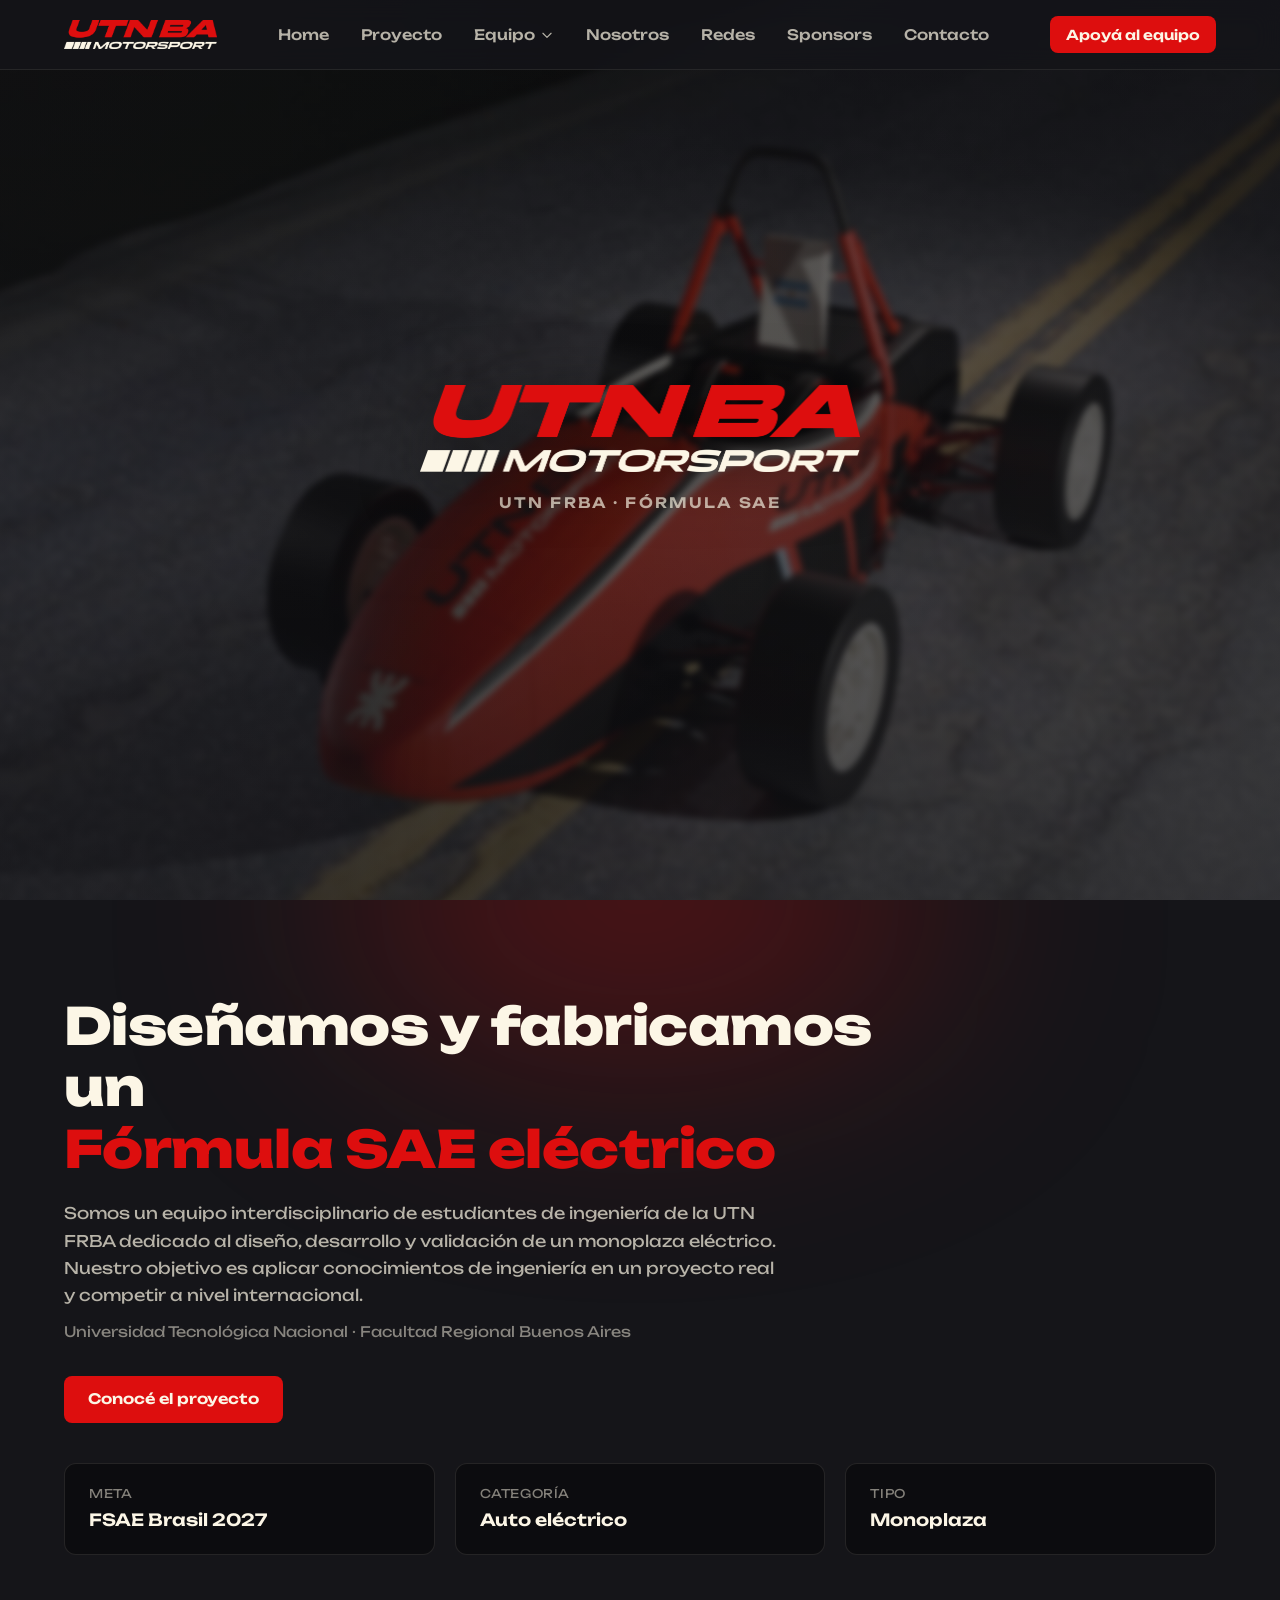
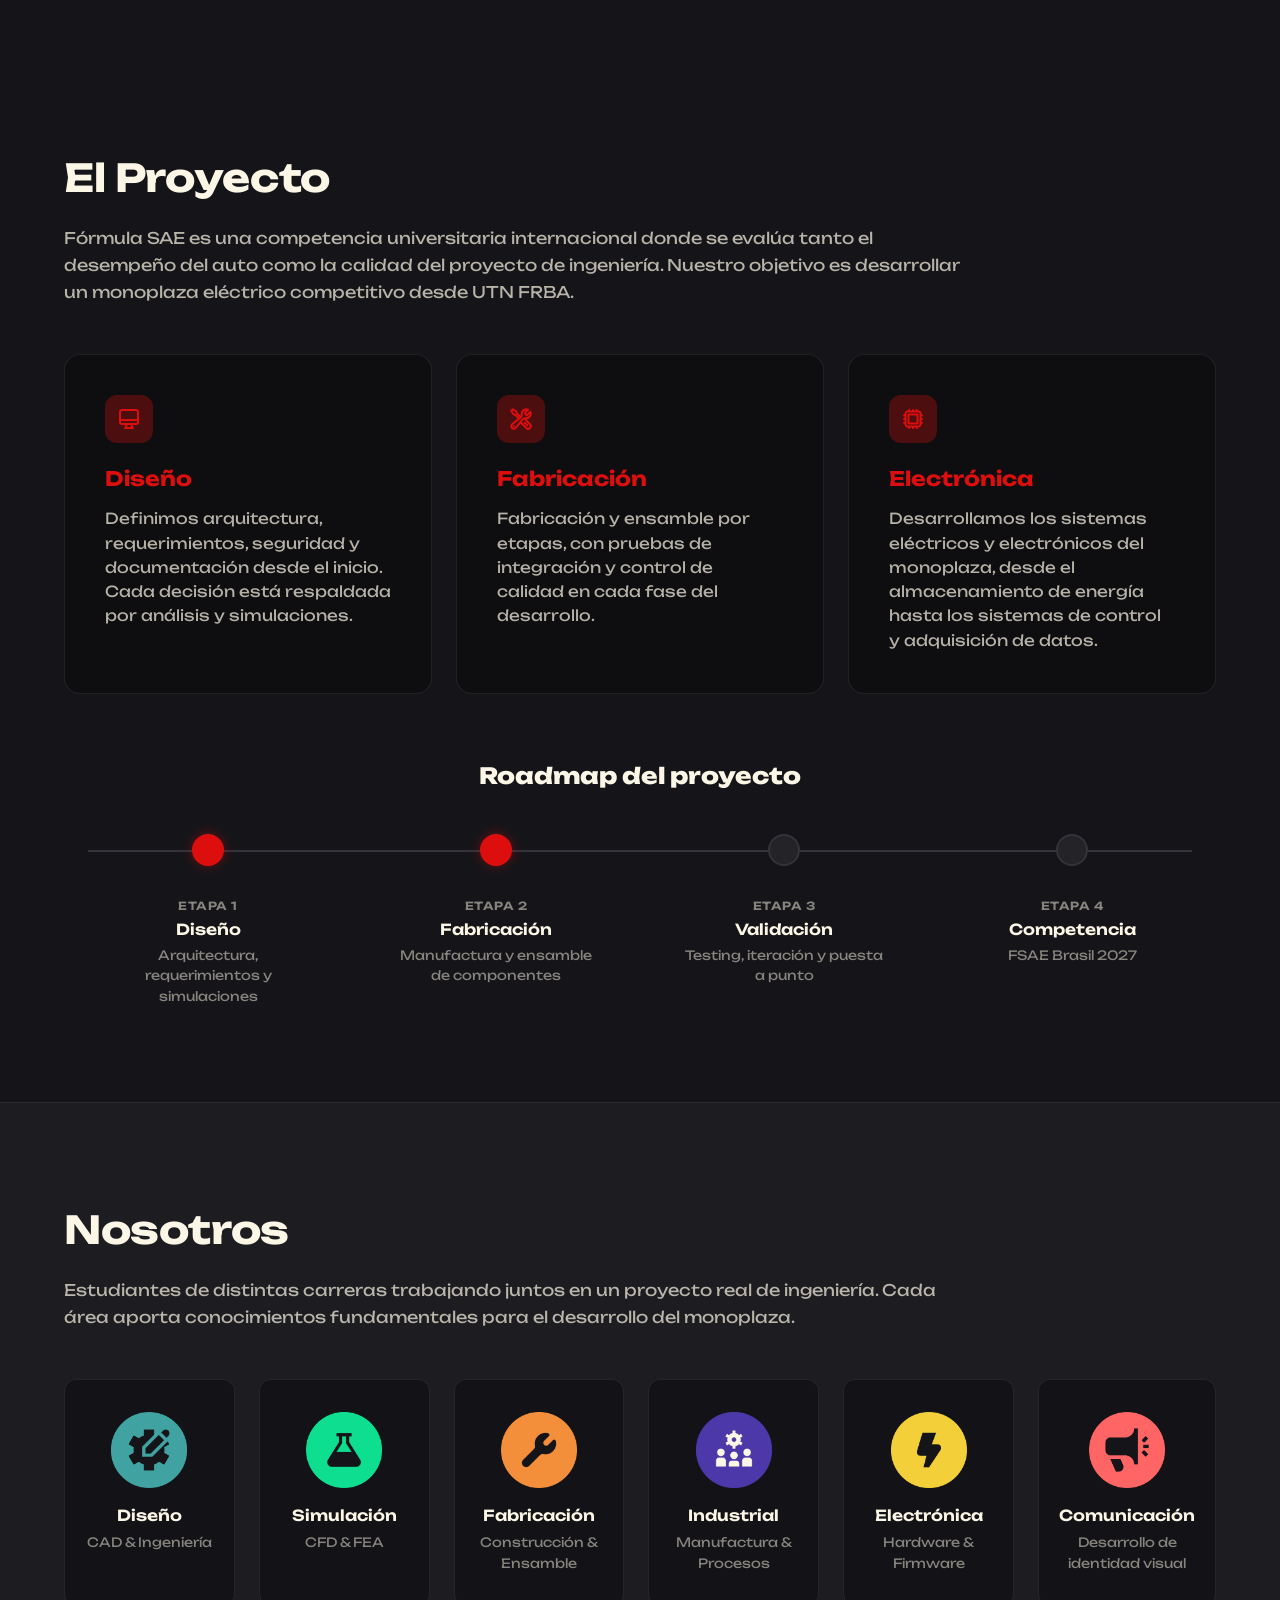
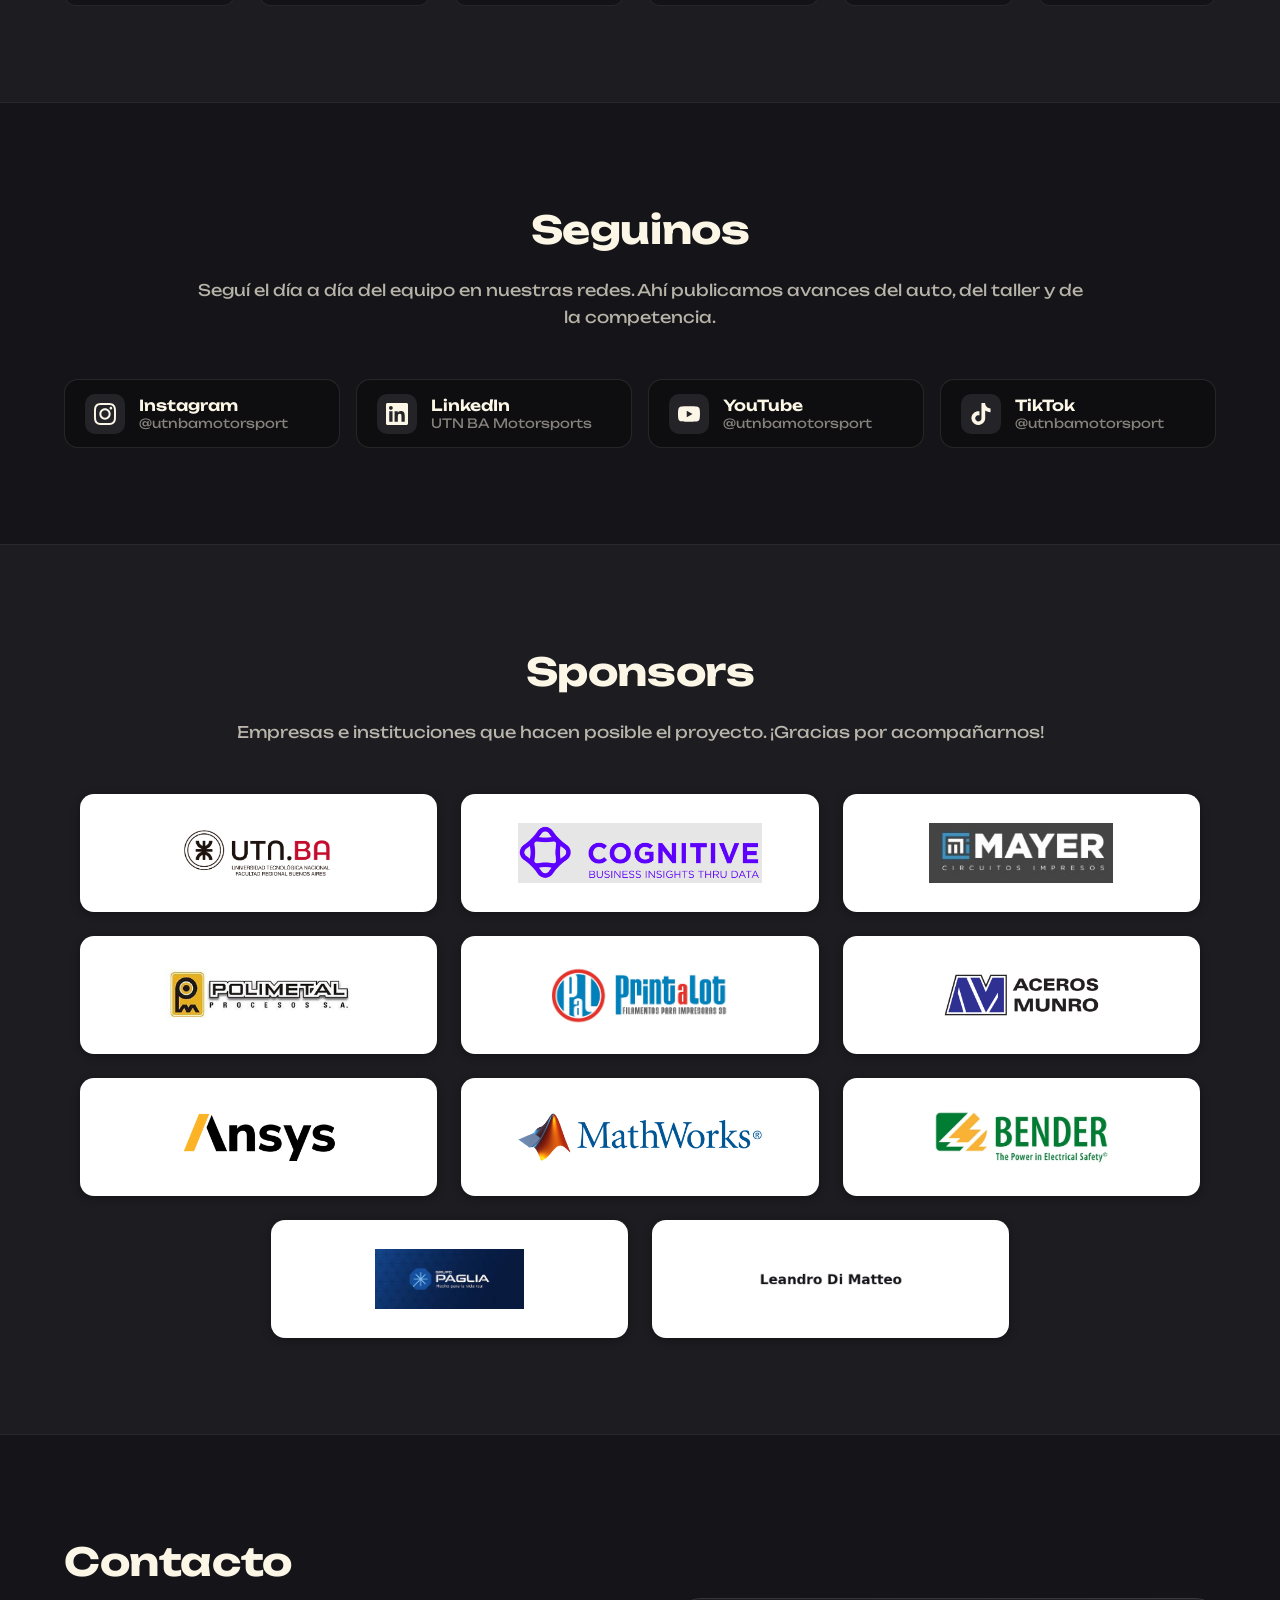
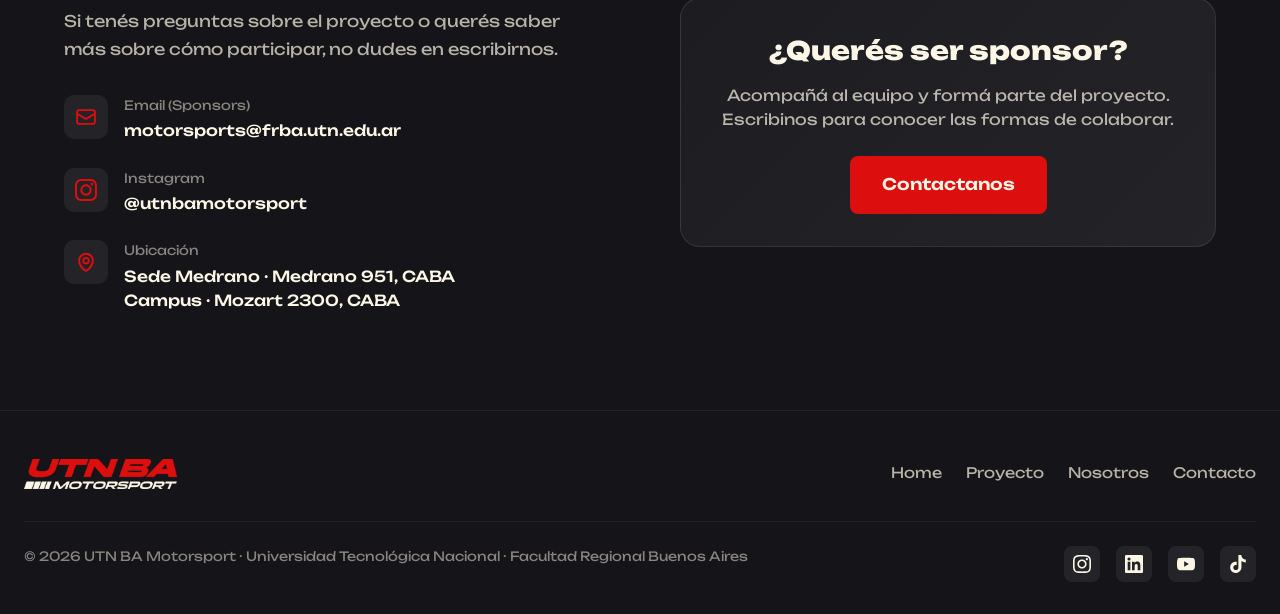
<file: index.html>
<!DOCTYPE html>
<html lang="es">
<head>
  <meta charset="UTF-8">
  <meta name="viewport" content="width=device-width, initial-scale=1.0">
  <meta name="description" content="UTN FRBA Motorsport - Equipo Formula Student que diseña y fabrica un monoplaza eléctrico para competir en FSAE Brasil 2027">
  <meta name="theme-color" content="#151519">
  <title>UTN FRBA Motorsport</title>
  <link rel="icon" type="image/png" href="assets/img/favicon.png">
  <link rel="canonical" href="https://mgazario.github.io/">
  <!-- Open Graph -->
  <meta property="og:type" content="website">
  <meta property="og:title" content="UTN FRBA Motorsport — Formula SAE">
  <meta property="og:description" content="Equipo Formula Student de la UTN FRBA que diseña y fabrica un monoplaza eléctrico para competir en FSAE Brasil 2027.">
  <meta property="og:url" content="https://mgazario.github.io/">
  <meta property="og:image" content="https://mgazario.github.io/assets/img/logo.png">
  <meta property="og:locale" content="es_AR">
  <!-- Google Fonts - Unbounded (only used weights) -->
  <link rel="preconnect" href="https://fonts.googleapis.com">
  <link rel="preconnect" href="https://fonts.gstatic.com" crossorigin>
  <link href="https://fonts.googleapis.com/css2?family=Unbounded:wght@400;500;600;700;800;900&display=swap" rel="stylesheet">
  <!-- Structured Data -->
  <script type="application/ld+json">
  {
    "@context": "https://schema.org",
    "@type": "CollegeOrUniversity",
    "name": "UTN FRBA Motorsport",
    "description": "Equipo Formula Student de la UTN FRBA que diseña y fabrica un monoplaza eléctrico.",
    "url": "https://mgazario.github.io/",
    "logo": "https://mgazario.github.io/assets/img/logo.png",
    "email": "motorsports@frba.utn.edu.ar",
    "sameAs": [
      "https://www.instagram.com/utnbamotorsport/"
    ],
    "address": {
      "@type": "PostalAddress",
      "addressLocality": "Buenos Aires",
      "addressCountry": "AR"
    }
  }
  </script>

  <!-- Styles -->
  <link rel="stylesheet" href="styles/global.css?v=11">
  <link rel="stylesheet" href="styles/home.css?v=14">
</head>
<body>
  <!-- Header cargado dinámicamente -->
  <div id="site-header"></div>

  <main>
    <!-- ====== HERO - Auto difuminado de fondo + logo (queda fijo; el contenido sube tapándolo) ====== -->
    <section id="home" class="hero" aria-label="UTN BA Motorsport">
      <div class="hero__bg">
        <img src="assets/img/render_fsae.jpg"
             alt="Monoplaza Fórmula SAE eléctrico de UTN BA Motorsport"
             class="hero__bg-img" width="1920" height="1080" loading="eager">
        <div class="hero__overlay" aria-hidden="true"></div>
      </div>

      <div class="hero__content">
        <img src="assets/img/logo.png" alt="UTN BA Motorsport" class="hero__logo" width="440" height="86">
        <span class="hero__tagline">UTN FRBA &middot; Fórmula SAE</span>
      </div>
    </section>

    <!-- El contenido va dentro de .page: sube y tapa el hero fijo al scrollear -->
    <div class="page">

    <!-- ====== INTRO - Contenido que aparece al scrollear ====== -->
    <section id="intro" class="intro" aria-labelledby="intro-title">
      <div class="intro__glow" aria-hidden="true"></div>

      <div class="intro__container">
        <h1 id="intro-title" class="intro__title">
          Diseñamos y fabricamos un
          <span class="intro__title-accent">Fórmula SAE eléctrico</span>
        </h1>

        <p class="intro__description">
          Somos un equipo interdisciplinario de estudiantes de ingeniería de la UTN FRBA dedicado al diseño, desarrollo y validación de un monoplaza eléctrico. Nuestro objetivo es aplicar conocimientos de ingeniería en un proyecto real y competir a nivel internacional.
        </p>

        <p class="intro__university">
          Universidad Tecnológica Nacional &middot; Facultad Regional Buenos Aires
        </p>

        <div class="intro__actions">
          <a href="#proyecto" class="btn btn--primary">
            Conocé el proyecto
          </a>
        </div>

        <!-- Info Cards -->
        <div class="intro__cards">
          <div class="info-card">
            <div class="info-card__label">Meta</div>
            <div class="info-card__value">FSAE Brasil 2027</div>
          </div>
          <div class="info-card">
            <div class="info-card__label">Categoría</div>
            <div class="info-card__value">Auto eléctrico</div>
          </div>
          <div class="info-card">
            <div class="info-card__label">Tipo</div>
            <div class="info-card__value">Monoplaza</div>
          </div>
        </div>
      </div>
    </section>

    <!-- ====== PROYECTO ====== -->
    <section id="proyecto" class="section" aria-labelledby="proyecto-title">
      <div class="section__container">
        <header class="section__header">
          <h2 id="proyecto-title" class="section__title">El Proyecto</h2>
          <p class="section__subtitle">
            Fórmula SAE es una competencia universitaria internacional donde se evalúa tanto el desempeño del auto
            como la calidad del proyecto de ingeniería. Nuestro objetivo es desarrollar un monoplaza eléctrico
            competitivo desde UTN FRBA.
          </p>
        </header>

        <!-- Pilares -->
        <div class="pillars">
          <article class="pillar">
            <div class="pillar__icon" aria-hidden="true">
              <!-- Icono Diseño -->
              <svg xmlns="http://www.w3.org/2000/svg" fill="none" viewBox="0 0 24 24" stroke="currentColor" stroke-width="2">
                <path stroke-linecap="round" stroke-linejoin="round" d="M9.75 17L9 20l-1 1h8l-1-1-.75-3M3 13h18M5 17h14a2 2 0 002-2V5a2 2 0 00-2-2H5a2 2 0 00-2 2v10a2 2 0 002 2z" />
              </svg>
            </div>
            <h3 class="pillar__title">Diseño</h3>
            <p class="pillar__text">
              Definimos arquitectura, requerimientos, seguridad y documentación desde el inicio.
              Cada decisión está respaldada por análisis y simulaciones.
            </p>
          </article>

          <article class="pillar">
            <div class="pillar__icon" aria-hidden="true">
              <!-- Icono Fabricacion -->
              <svg xmlns="http://www.w3.org/2000/svg" fill="none" viewBox="0 0 24 24" stroke="currentColor" stroke-width="2">
                <path stroke-linecap="round" stroke-linejoin="round" d="M11.42 15.17L17.25 21A2.652 2.652 0 0021 17.25l-5.877-5.877M11.42 15.17l2.496-3.03c.317-.384.74-.626 1.208-.766M11.42 15.17l-4.655 5.653a2.548 2.548 0 11-3.586-3.586l6.837-5.63m5.108-.233c.55-.164 1.163-.188 1.743-.14a4.5 4.5 0 004.486-6.336l-3.276 3.277a3.004 3.004 0 01-2.25-2.25l3.276-3.276a4.5 4.5 0 00-6.336 4.486c.091 1.076-.071 2.264-.904 2.95l-.102.085m-1.745 1.437L5.909 7.5H4.5L2.25 3.75l1.5-1.5L7.5 4.5v1.409l4.26 4.26m-1.745 1.437l1.745-1.437m6.615 8.206L15.75 15.75M4.867 19.125h.008v.008h-.008v-.008z" />
              </svg>
            </div>
            <h3 class="pillar__title">Fabricación</h3>
            <p class="pillar__text">
              Fabricación y ensamble por etapas, con pruebas de integración y control de calidad
              en cada fase del desarrollo.
            </p>
          </article>

          <article class="pillar">
            <div class="pillar__icon" aria-hidden="true">
              <!-- Icono Electronica -->
              <svg xmlns="http://www.w3.org/2000/svg" fill="none" viewBox="0 0 24 24" stroke="currentColor" stroke-width="2">
                <path stroke-linecap="round" stroke-linejoin="round" d="M8.25 3v1.5M4.5 8.25H3m18 0h-1.5M4.5 12H3m18 0h-1.5m-15 3.75H3m18 0h-1.5M8.25 19.5V21M12 3v1.5m0 15V21m3.75-18v1.5m0 15V21m-9-1.5h10.5a2.25 2.25 0 002.25-2.25V6.75a2.25 2.25 0 00-2.25-2.25H6.75A2.25 2.25 0 004.5 6.75v10.5a2.25 2.25 0 002.25 2.25zm.75-12h9v9h-9v-9z" />
              </svg>
            </div>
            <h3 class="pillar__title">Electrónica</h3>
            <p class="pillar__text">
              Desarrollamos los sistemas eléctricos y electrónicos del monoplaza, desde el almacenamiento de energía hasta los sistemas de control y adquisición de datos.
            </p>
          </article>
        </div>

        <!-- Roadmap -->
        <div class="roadmap">
          <h3 class="roadmap__title">Roadmap del proyecto</h3>
          <div class="roadmap__track">
            <div class="roadmap__line" aria-hidden="true"></div>
            <div class="roadmap__step roadmap__step--active">
              <div class="roadmap__dot"></div>
              <div class="roadmap__content">
                <span class="roadmap__label">Etapa 1</span>
                <span class="roadmap__name">Diseño</span>
                <span class="roadmap__desc">Arquitectura, requerimientos y simulaciones</span>
              </div>
            </div>
            <div class="roadmap__step roadmap__step--active">
              <div class="roadmap__dot"></div>
              <div class="roadmap__content">
                <span class="roadmap__label">Etapa 2</span>
                <span class="roadmap__name">Fabricación</span>
                <span class="roadmap__desc">Manufactura y ensamble de componentes</span>
              </div>
            </div>
            <div class="roadmap__step">
              <div class="roadmap__dot"></div>
              <div class="roadmap__content">
                <span class="roadmap__label">Etapa 3</span>
                <span class="roadmap__name">Validación</span>
                <span class="roadmap__desc">Testing, iteración y puesta a punto</span>
              </div>
            </div>
            <div class="roadmap__step">
              <div class="roadmap__dot"></div>
              <div class="roadmap__content">
                <span class="roadmap__label">Etapa 4</span>
                <span class="roadmap__name">Competencia</span>
                <span class="roadmap__desc">FSAE Brasil 2027</span>
              </div>
            </div>
          </div>
        </div>
      </div>
    </section>

    <!-- ====== EQUIPO ====== -->
    <section id="equipo" class="section section--alt" aria-labelledby="equipo-title">
      <div class="section__container">
        <header class="section__header">
          <h2 id="equipo-title" class="section__title">Nosotros</h2>
          <p class="section__subtitle">
            Estudiantes de distintas carreras trabajando juntos en un proyecto real de ingeniería.
            Cada área aporta conocimientos fundamentales para el desarrollo del monoplaza.
          </p>
        </header>

        <!-- Grilla de roles -->
        <div class="team-grid" role="list">
          <a href="equipo/diseno/index.html" class="team-card" role="listitem">
            <div class="team-card__icon">
              <img src="assets/img/diseno.png" alt="" class="team-card__img" width="72" height="72" loading="lazy">
            </div>
            <h3 class="team-card__title">Diseño</h3>
            <p class="team-card__subtitle">CAD &amp; Ingeniería</p>
          </a>

          <a href="equipo/simulacion/index.html" class="team-card" role="listitem">
            <div class="team-card__icon">
              <!-- TODO: reemplazar por ícono propio de Simulación cuando esté (por ahora usa química) -->
              <img src="assets/img/quimica.png" alt="" class="team-card__img" width="72" height="72" loading="lazy">
            </div>
            <h3 class="team-card__title">Simulación</h3>
            <p class="team-card__subtitle">CFD &amp; FEA</p>
          </a>

          <!-- Fabricación: sin página todavía (se agrega más adelante) -->
          <div class="team-card" role="listitem">
            <div class="team-card__icon">
              <img src="assets/img/fabricacion.png" alt="" class="team-card__img" width="72" height="72" loading="lazy">
            </div>
            <h3 class="team-card__title">Fabricación</h3>
            <p class="team-card__subtitle">Construcción &amp; Ensamble</p>
          </div>

          <a href="equipo/industrial/index.html" class="team-card" role="listitem">
            <div class="team-card__icon">
              <img src="assets/img/industrial.png" alt="" class="team-card__img" width="72" height="72" loading="lazy">
            </div>
            <h3 class="team-card__title">Industrial</h3>
            <p class="team-card__subtitle">Manufactura &amp; Procesos</p>
          </a>

          <a href="equipo/electronica/index.html" class="team-card" role="listitem">
            <div class="team-card__icon">
              <img src="assets/img/electronica.png" alt="" class="team-card__img" width="72" height="72" loading="lazy">
            </div>
            <h3 class="team-card__title">Electrónica</h3>
            <p class="team-card__subtitle">Hardware &amp; Firmware</p>
          </a>

          <a href="equipo/redes/index.html" class="team-card" role="listitem">
            <div class="team-card__icon">
              <img src="assets/img/comunicacion.png" alt="" class="team-card__img" width="72" height="72" loading="lazy">
            </div>
            <h3 class="team-card__title">Comunicación</h3>
            <p class="team-card__subtitle">Desarrollo de identidad visual</p>
          </a>
        </div>
      </div>
    </section>

    <!-- ====== REDES / SEGUINOS ====== -->
    <section id="redes" class="section" aria-labelledby="redes-title">
      <div class="section__container">
        <header class="section__header">
          <h2 id="redes-title" class="section__title">Seguinos</h2>
          <p class="section__subtitle">
            Seguí el día a día del equipo en nuestras redes. Ahí publicamos avances del auto, del taller y de la competencia.
          </p>
        </header>

        <!-- Seguinos: las 4 redes -->
        <div class="socials">
          <a href="https://www.instagram.com/utnbamotorsport/" target="_blank" rel="noopener noreferrer" class="social">
            <span class="social__icon" aria-hidden="true">
              <svg xmlns="http://www.w3.org/2000/svg" fill="currentColor" viewBox="0 0 24 24"><path d="M12 2.163c3.204 0 3.584.012 4.85.07 3.252.148 4.771 1.691 4.919 4.919.058 1.265.069 1.645.069 4.849 0 3.205-.012 3.584-.069 4.849-.149 3.225-1.664 4.771-4.919 4.919-1.266.058-1.644.07-4.85.07-3.204 0-3.584-.012-4.849-.07-3.26-.149-4.771-1.699-4.919-4.92-.058-1.265-.07-1.644-.07-4.849 0-3.204.013-3.583.07-4.849.149-3.227 1.664-4.771 4.919-4.919 1.266-.057 1.645-.069 4.849-.069zm0-2.163c-3.259 0-3.667.014-4.947.072-4.358.2-6.78 2.618-6.98 6.98-.059 1.281-.073 1.689-.073 4.948 0 3.259.014 3.668.072 4.948.2 4.358 2.618 6.78 6.98 6.98 1.281.058 1.689.072 4.948.072 3.259 0 3.668-.014 4.948-.072 4.354-.2 6.782-2.618 6.979-6.98.059-1.28.073-1.689.073-4.948 0-3.259-.014-3.667-.072-4.947-.196-4.354-2.617-6.78-6.979-6.98-1.281-.059-1.69-.073-4.949-.073zm0 5.838c-3.403 0-6.162 2.759-6.162 6.162s2.759 6.163 6.162 6.163 6.162-2.759 6.162-6.163c0-3.403-2.759-6.162-6.162-6.162zm0 10.162c-2.209 0-4-1.79-4-4 0-2.209 1.791-4 4-4s4 1.791 4 4c0 2.21-1.791 4-4 4zm6.406-11.845c-.796 0-1.441.645-1.441 1.44s.645 1.44 1.441 1.44c.795 0 1.439-.645 1.439-1.44s-.644-1.44-1.439-1.44z"/></svg>
            </span>
            <span class="social__text">
              <span class="social__name">Instagram</span>
              <span class="social__handle">@utnbamotorsport</span>
            </span>
          </a>

          <a href="https://www.linkedin.com/company/utn-ba-motorsports/" target="_blank" rel="noopener noreferrer" class="social">
            <span class="social__icon" aria-hidden="true">
              <svg xmlns="http://www.w3.org/2000/svg" fill="currentColor" viewBox="0 0 24 24"><path d="M20.447 20.452h-3.554v-5.569c0-1.328-.027-3.037-1.852-3.037-1.853 0-2.136 1.445-2.136 2.939v5.667H9.351V9h3.414v1.561h.046c.477-.9 1.637-1.85 3.37-1.85 3.601 0 4.267 2.37 4.267 5.455v6.286zM5.337 7.433c-1.144 0-2.063-.926-2.063-2.065 0-1.138.92-2.063 2.063-2.063 1.14 0 2.064.925 2.064 2.063 0 1.139-.925 2.065-2.064 2.065zm1.782 13.019H3.555V9h3.564v11.452zM22.225 0H1.771C.792 0 0 .774 0 1.729v20.542C0 23.227.792 24 1.771 24h20.451C23.2 24 24 23.227 24 22.271V1.729C24 .774 23.2 0 22.222 0h.003z"/></svg>
            </span>
            <span class="social__text">
              <span class="social__name">LinkedIn</span>
              <span class="social__handle">UTN BA Motorsports</span>
            </span>
          </a>

          <a href="https://www.youtube.com/@utnbamotorsport" target="_blank" rel="noopener noreferrer" class="social">
            <span class="social__icon" aria-hidden="true">
              <svg xmlns="http://www.w3.org/2000/svg" fill="currentColor" viewBox="0 0 24 24"><path d="M23.498 6.186a3.016 3.016 0 0 0-2.122-2.136C19.505 3.545 12 3.545 12 3.545s-7.505 0-9.377.505A3.017 3.017 0 0 0 .502 6.186C0 8.07 0 12 0 12s0 3.93.502 5.814a3.016 3.016 0 0 0 2.122 2.136c1.871.505 9.376.505 9.376.505s7.505 0 9.377-.505a3.015 3.015 0 0 0 2.122-2.136C24 15.93 24 12 24 12s0-3.93-.502-5.814zM9.545 15.568V8.432L15.818 12l-6.273 3.568z"/></svg>
            </span>
            <span class="social__text">
              <span class="social__name">YouTube</span>
              <span class="social__handle">@utnbamotorsport</span>
            </span>
          </a>

          <a href="https://www.tiktok.com/@utnbamotorsport" target="_blank" rel="noopener noreferrer" class="social">
            <span class="social__icon" aria-hidden="true">
              <svg xmlns="http://www.w3.org/2000/svg" fill="currentColor" viewBox="0 0 24 24"><path d="M12.525.02c1.31-.02 2.61-.01 3.91-.02.08 1.53.63 3.09 1.75 4.17 1.12 1.11 2.7 1.62 4.24 1.79v4.03c-1.44-.05-2.89-.35-4.2-.97-.57-.26-1.1-.59-1.62-.93-.01 2.92.01 5.84-.02 8.75-.08 1.4-.54 2.79-1.35 3.94-1.31 1.92-3.58 3.17-5.91 3.21-1.43.08-2.86-.31-4.08-1.03-2.02-1.19-3.44-3.37-3.65-5.71-.02-.5-.03-1-.01-1.49.18-1.9 1.12-3.72 2.58-4.96 1.66-1.44 3.98-2.13 6.15-1.72.02 1.48-.04 2.96-.04 4.44-.99-.32-2.15-.23-3.02.37-.63.41-1.11 1.04-1.36 1.75-.21.51-.15 1.07-.14 1.61.24 1.64 1.82 3.02 3.5 2.87 1.12-.01 2.19-.66 2.77-1.61.19-.33.4-.67.41-1.06.1-1.79.06-3.57.07-5.36.01-4.03-.01-8.05.02-12.07z"/></svg>
            </span>
            <span class="social__text">
              <span class="social__name">TikTok</span>
              <span class="social__handle">@utnbamotorsport</span>
            </span>
          </a>
        </div>
      </div>
    </section>

    <!-- ====== SPONSORS ====== -->
    <section id="sponsors" class="section section--alt" aria-labelledby="sponsors-title">
      <div class="section__container">
        <header class="section__header">
          <h2 id="sponsors-title" class="section__title">Sponsors</h2>
          <p class="section__subtitle">
            Empresas e instituciones que hacen posible el proyecto. ¡Gracias por acompañarnos!
          </p>
        </header>

        <div class="sponsors-grid">
          <a class="sponsor" href="https://www.frba.utn.edu.ar/" target="_blank" rel="noopener noreferrer">
            <img src="assets/img/sponsors/logoutnba.jpg" alt="UTN BA" loading="lazy">
          </a>
          <a class="sponsor" href="https://cognitive.com.ar/" target="_blank" rel="noopener noreferrer">
            <img src="assets/img/sponsors/cognitive.png" alt="Cognitive AI" loading="lazy">
          </a>
          <a class="sponsor" href="https://www.emayer.com.ar/" target="_blank" rel="noopener noreferrer">
            <img src="assets/img/sponsors/emayer.png" alt="Ernesto Mayer SA" loading="lazy">
          </a>
          <a class="sponsor" href="https://polimetalprocesos.com.ar/" target="_blank" rel="noopener noreferrer">
            <img src="assets/img/sponsors/polimetal.png" alt="Polimetal Procesos" loading="lazy">
          </a>
          <a class="sponsor" href="https://printalot.com.ar/" target="_blank" rel="noopener noreferrer">
            <img src="assets/img/sponsors/printalot.png" alt="PrintALot" loading="lazy">
          </a>
          <a class="sponsor" href="https://acerosmunro.com.ar/" target="_blank" rel="noopener noreferrer">
            <img src="assets/img/sponsors/acerosmunro.png" alt="Aceros Munro" loading="lazy">
          </a>
          <a class="sponsor" href="https://www.ansys.com/" target="_blank" rel="noopener noreferrer">
            <img src="assets/img/sponsors/ansys.png" alt="Ansys" loading="lazy">
          </a>
          <a class="sponsor" href="https://www.mathworks.com/" target="_blank" rel="noopener noreferrer">
            <img src="assets/img/sponsors/mathworks.png" alt="MathWorks" loading="lazy">
          </a>
          <a class="sponsor" href="https://www.bender.de/" target="_blank" rel="noopener noreferrer">
            <img src="assets/img/sponsors/benderlogo.jpg" alt="Bender" loading="lazy">
          </a>
          <a class="sponsor" href="https://www.instagram.com/grupopaglia_/" target="_blank" rel="noopener noreferrer">
            <img src="assets/img/sponsors/grupopaglia.jpeg" alt="Grupo Paglia" loading="lazy">
          </a>
          <a class="sponsor" href="https://www.linkedin.com/in/leandrodimatteo/?locale=es" target="_blank" rel="noopener noreferrer">
            <img src="assets/img/sponsors/leandrodimatteo.png" alt="Leandro Di Matteo" loading="lazy">
          </a>
        </div>
      </div>
    </section>

    <!-- ====== CONTACTO ====== -->
    <section id="contacto" class="section" aria-labelledby="contacto-title">
      <div class="section__container">
        <div class="contact-grid">
          <!-- Columna izquierda: título + info -->
          <div class="contact-left">
            <header class="section__header">
              <h2 id="contacto-title" class="section__title">Contacto</h2>
              <p class="section__subtitle">
                Si tenés preguntas sobre el proyecto o querés saber más sobre cómo participar, no dudes en escribirnos.
              </p>
            </header>

            <div class="contact-info">
            <div class="contact-item">
              <div class="contact-item__icon" aria-hidden="true">
                <!-- Icono Email -->
                <svg xmlns="http://www.w3.org/2000/svg" fill="none" viewBox="0 0 24 24" stroke="currentColor" stroke-width="2">
                  <path stroke-linecap="round" stroke-linejoin="round" d="M21.75 6.75v10.5a2.25 2.25 0 01-2.25 2.25h-15a2.25 2.25 0 01-2.25-2.25V6.75m19.5 0A2.25 2.25 0 0019.5 4.5h-15a2.25 2.25 0 00-2.25 2.25m19.5 0v.243a2.25 2.25 0 01-1.07 1.916l-7.5 4.615a2.25 2.25 0 01-2.36 0L3.32 8.91a2.25 2.25 0 01-1.07-1.916V6.75" />
                </svg>
              </div>
              <div>
                <div class="contact-item__label">Email (Sponsors)</div>
                <div class="contact-item__value">
                  <a href="mailto:motorsports@frba.utn.edu.ar">motorsports@frba.utn.edu.ar</a>
                </div>
              </div>
            </div>

            <div class="contact-item">
              <div class="contact-item__icon" aria-hidden="true">
                <!-- Icono Instagram -->
                <svg xmlns="http://www.w3.org/2000/svg" fill="currentColor" viewBox="0 0 24 24">
                  <path d="M12 2.163c3.204 0 3.584.012 4.85.07 3.252.148 4.771 1.691 4.919 4.919.058 1.265.069 1.645.069 4.849 0 3.205-.012 3.584-.069 4.849-.149 3.225-1.664 4.771-4.919 4.919-1.266.058-1.644.07-4.85.07-3.204 0-3.584-.012-4.849-.07-3.26-.149-4.771-1.699-4.919-4.92-.058-1.265-.07-1.644-.07-4.849 0-3.204.013-3.583.07-4.849.149-3.227 1.664-4.771 4.919-4.919 1.266-.057 1.645-.069 4.849-.069zm0-2.163c-3.259 0-3.667.014-4.947.072-4.358.2-6.78 2.618-6.98 6.98-.059 1.281-.073 1.689-.073 4.948 0 3.259.014 3.668.072 4.948.2 4.358 2.618 6.78 6.98 6.98 1.281.058 1.689.072 4.948.072 3.259 0 3.668-.014 4.948-.072 4.354-.2 6.782-2.618 6.979-6.98.059-1.28.073-1.689.073-4.948 0-3.259-.014-3.667-.072-4.947-.196-4.354-2.617-6.78-6.979-6.98-1.281-.059-1.69-.073-4.949-.073zm0 5.838c-3.403 0-6.162 2.759-6.162 6.162s2.759 6.163 6.162 6.163 6.162-2.759 6.162-6.163c0-3.403-2.759-6.162-6.162-6.162zm0 10.162c-2.209 0-4-1.79-4-4 0-2.209 1.791-4 4-4s4 1.791 4 4c0 2.21-1.791 4-4 4zm6.406-11.845c-.796 0-1.441.645-1.441 1.44s.645 1.44 1.441 1.44c.795 0 1.439-.645 1.439-1.44s-.644-1.44-1.439-1.44z"/>
                </svg>
              </div>
              <div>
                <div class="contact-item__label">Instagram</div>
                <div class="contact-item__value">
                  <a href="https://www.instagram.com/utnbamotorsport/" target="_blank" rel="noopener noreferrer">
                    @utnbamotorsport
                  </a>
                </div>
              </div>
            </div>

            <div class="contact-item">
              <div class="contact-item__icon" aria-hidden="true">
                <!-- Icono Ubicacion -->
                <svg xmlns="http://www.w3.org/2000/svg" fill="none" viewBox="0 0 24 24" stroke="currentColor" stroke-width="2">
                  <path stroke-linecap="round" stroke-linejoin="round" d="M15 10.5a3 3 0 11-6 0 3 3 0 016 0z" />
                  <path stroke-linecap="round" stroke-linejoin="round" d="M19.5 10.5c0 7.142-7.5 11.25-7.5 11.25S4.5 17.642 4.5 10.5a7.5 7.5 0 1115 0z" />
                </svg>
              </div>
              <div>
                <div class="contact-item__label">Ubicación</div>
                <div class="contact-item__value">
                  <a href="https://www.google.com/maps/search/?api=1&amp;query=UTN+FRBA+Medrano+951+CABA" target="_blank" rel="noopener noreferrer">Sede Medrano &middot; Medrano 951, CABA</a><br>
                  <a href="https://www.google.com/maps/search/?api=1&amp;query=UTN+FRBA+Campus+Tecnol%C3%B3gico+Mozart+2300+CABA" target="_blank" rel="noopener noreferrer">Campus &middot; Mozart 2300, CABA</a>
                </div>
              </div>
            </div>
          </div>
          </div>

          <!-- CTA sponsor (única, centrada) -->
          <div class="contact-ctas">
            <div class="contact-cta">
              <h3 class="contact-cta__title">¿Querés ser sponsor?</h3>
              <p class="contact-cta__text">
                Acompañá al equipo y formá parte del proyecto. Escribinos para conocer las formas de colaborar.
              </p>
              <a href="mailto:motorsports@frba.utn.edu.ar"
                 class="btn btn--primary">
                Contactanos
              </a>
            </div>
          </div>
        </div>
      </div>
    </section>
    </div><!-- /.page -->
  </main>

  <!-- Footer cargado dinámicamente -->
  <div id="site-footer"></div>

  <!-- Componentes compartidos -->
  <script src="components/load-components.js?v=12"></script>
  <script>
    // Smooth scroll para navegación
    document.addEventListener('click', function(e) {
      const anchor = e.target.closest('a[href*="#"]');
      if (!anchor) return;
      const href = anchor.getAttribute('href');
      const hashIndex = href.indexOf('#');
      if (hashIndex === -1) return;
      const hash = href.substring(hashIndex);
      if (hash === '#') return;
      // Solo hacer smooth scroll si estamos en la misma página
      const target = document.querySelector(hash);
      if (target) {
        e.preventDefault();
        target.scrollIntoView({ behavior: 'smooth' });
      }
    });
  </script>
</body>
</html>
</file>
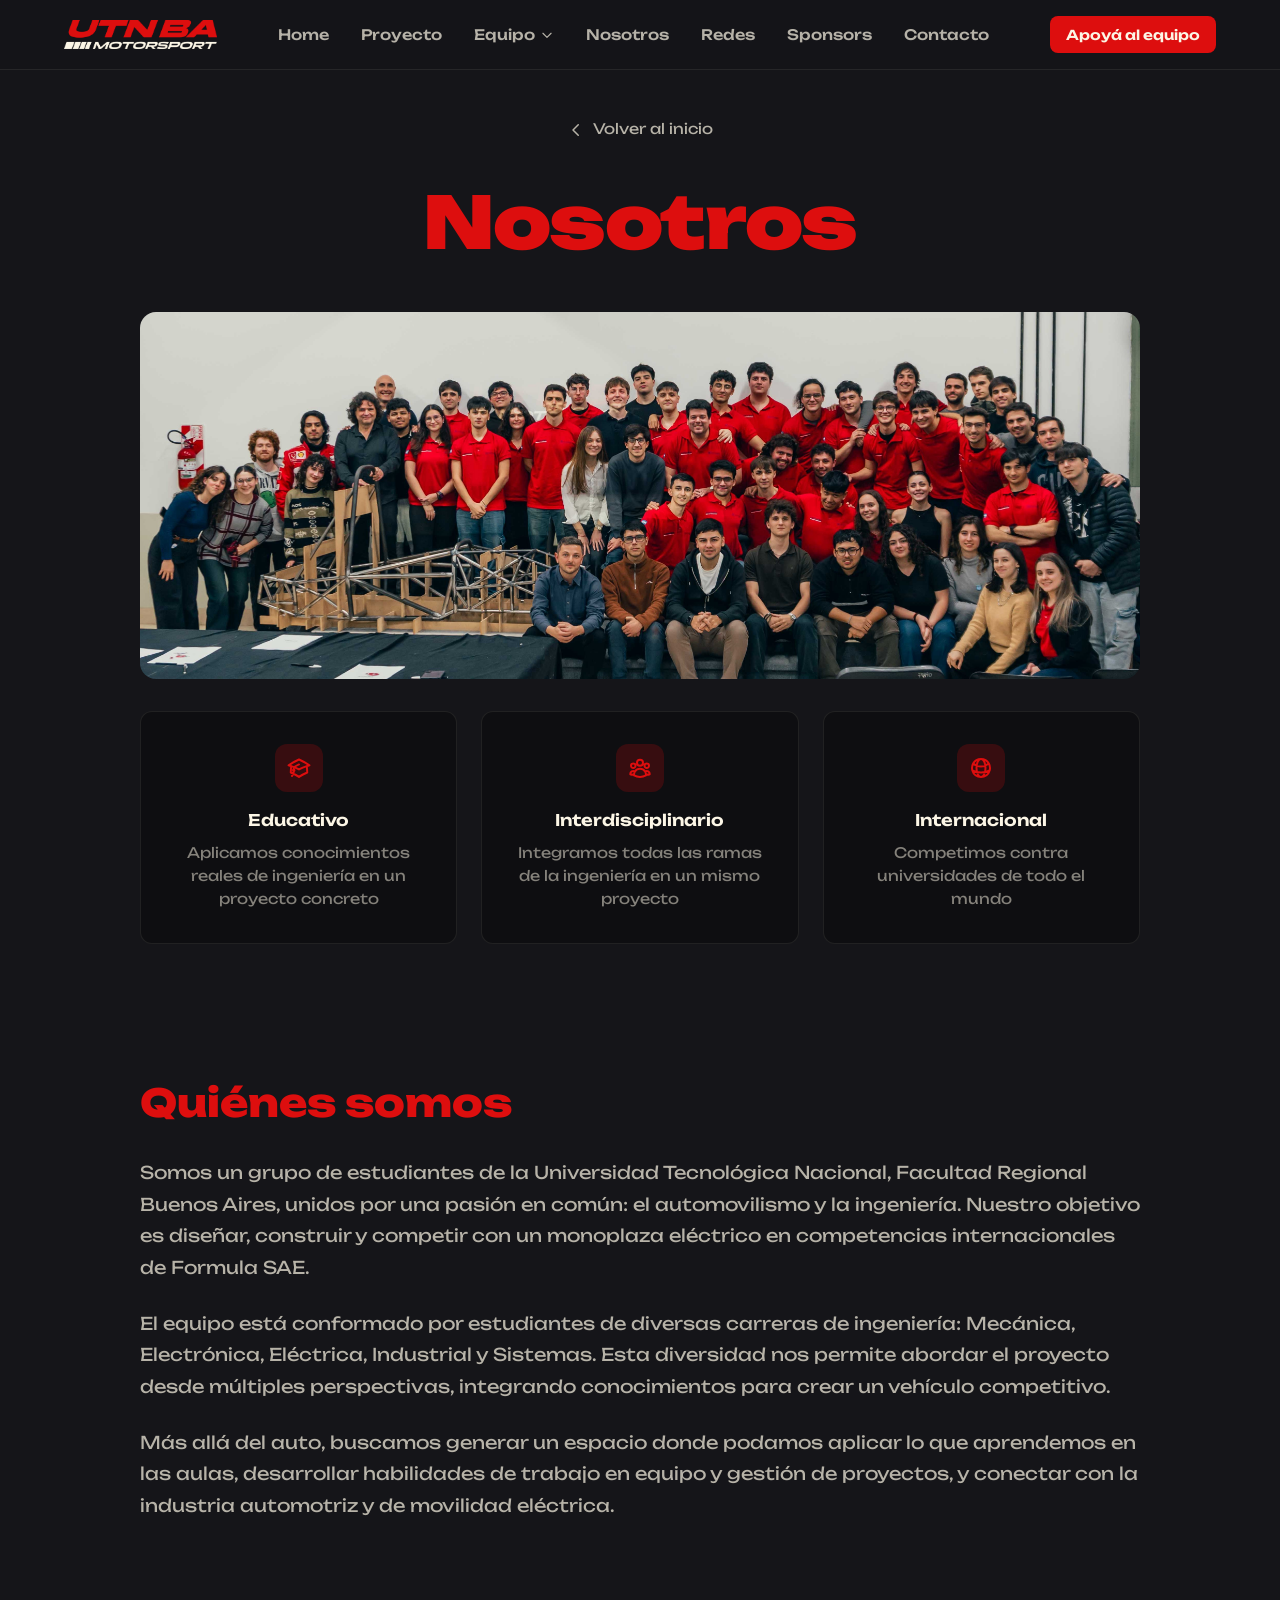
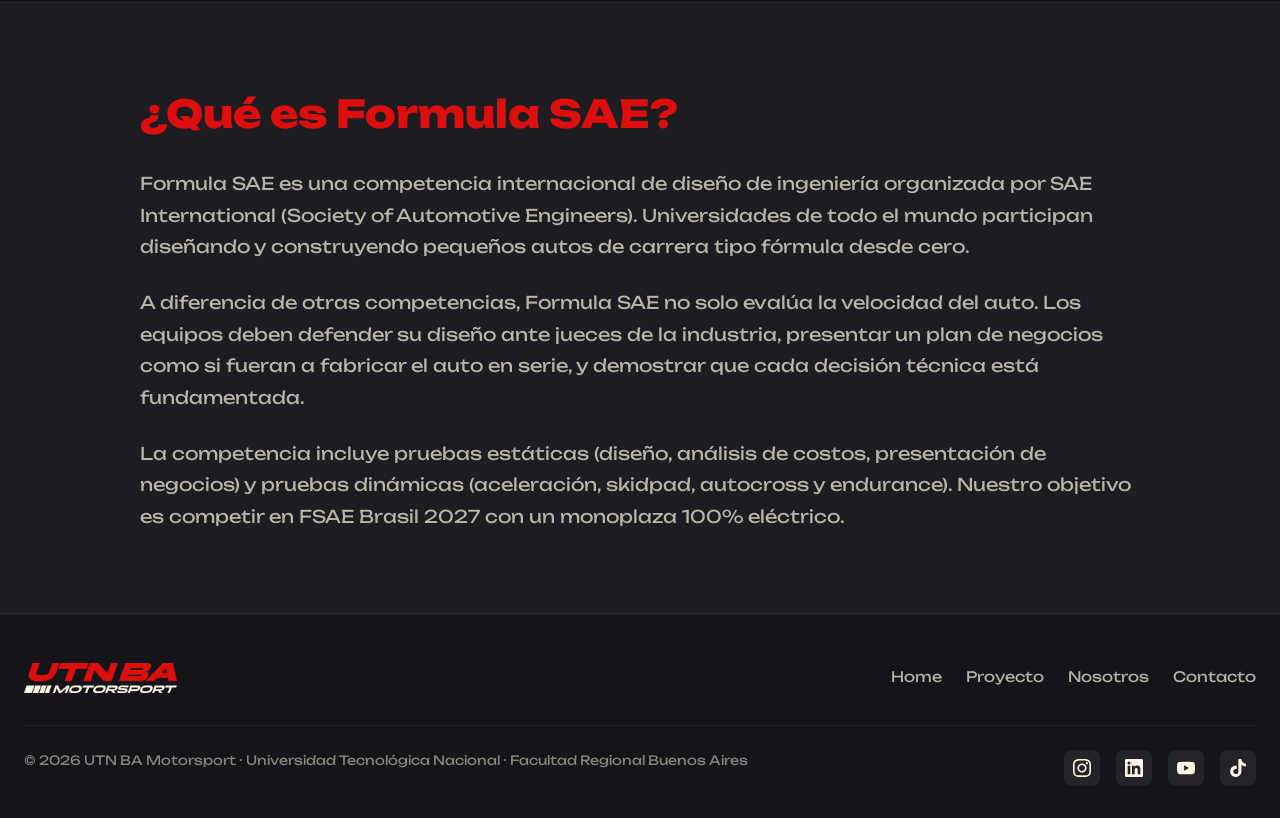
<file: nosotros.html>
<!DOCTYPE html>
<html lang="es">
<head>
  <meta charset="UTF-8">
  <meta name="viewport" content="width=device-width, initial-scale=1.0">
  <meta name="description" content="Conocé al equipo UTN FRBA Motorsport - Estudiantes de ingeniería construyendo un Formula SAE eléctrico">
  <meta name="theme-color" content="#151519">
  <title>Nosotros | UTN FRBA Motorsport</title>
  <link rel="icon" type="image/png" href="assets/img/favicon.png">
  <link rel="canonical" href="https://mgazario.github.io/nosotros.html">
  <!-- Open Graph -->
  <meta property="og:type" content="website">
  <meta property="og:title" content="Nosotros — UTN FRBA Motorsport">
  <meta property="og:description" content="Conocé al equipo de estudiantes de ingeniería de la UTN FRBA que construye un monoplaza eléctrico para Formula SAE.">
  <meta property="og:url" content="https://mgazario.github.io/nosotros.html">
  <meta property="og:image" content="https://mgazario.github.io/assets/img/logo.png">
  <meta property="og:locale" content="es_AR">
  <!-- Google Fonts -->
  <link rel="preconnect" href="https://fonts.googleapis.com">
  <link rel="preconnect" href="https://fonts.gstatic.com" crossorigin>
  <link href="https://fonts.googleapis.com/css2?family=Unbounded:wght@400;500;600;700;800;900&display=swap" rel="stylesheet">

  <!-- Styles -->
  <link rel="stylesheet" href="styles/global.css?v=11">
  <link rel="stylesheet" href="styles/nosotros.css?v=8">
</head>
<body>
  <!-- Header cargado dinámicamente -->
  <div id="site-header"></div>

  <main class="main">
    <!-- Page Header -->
    <section class="page-header">
      <div class="page-header__container">
        <a href="index.html" class="page-header__back">
          <svg xmlns="http://www.w3.org/2000/svg" fill="none" viewBox="0 0 24 24" stroke="currentColor" stroke-width="2">
            <path stroke-linecap="round" stroke-linejoin="round" d="M15 19l-7-7 7-7" />
          </svg>
          Volver al inicio
        </a>
        <h1 class="page-header__title">Nosotros</h1>
      </div>
    </section>

    <!-- Hero Image -->
    <section class="hero-image">
      <div class="hero-image__container">
        <img src="assets/img/Nosotros.jpg" alt="Equipo UTN FRBA Motorsport" class="hero-image__img" width="800" height="450" loading="lazy">
      </div>
      <div class="section__container">
        <div class="highlights">
          <div class="highlight">
            <div class="highlight__icon">
              <svg xmlns="http://www.w3.org/2000/svg" fill="none" viewBox="0 0 24 24" stroke="currentColor" stroke-width="2">
                <path stroke-linecap="round" stroke-linejoin="round" d="M4.26 10.147a60.436 60.436 0 00-.491 6.347A48.627 48.627 0 0112 20.904a48.627 48.627 0 018.232-4.41 60.46 60.46 0 00-.491-6.347m-15.482 0a50.57 50.57 0 00-2.658-.813A59.905 59.905 0 0112 3.493a59.902 59.902 0 0110.399 5.84c-.896.248-1.783.52-2.658.814m-15.482 0A50.697 50.697 0 0112 13.489a50.702 50.702 0 017.74-3.342M6.75 15a.75.75 0 100-1.5.75.75 0 000 1.5zm0 0v-3.675A55.378 55.378 0 0112 8.443m-7.007 11.55A5.981 5.981 0 006.75 15.75v-1.5" />
              </svg>
            </div>
            <h3 class="highlight__title">Educativo</h3>
            <p class="highlight__text">Aplicamos conocimientos reales de ingeniería en un proyecto concreto</p>
          </div>
          <div class="highlight">
            <div class="highlight__icon">
              <svg xmlns="http://www.w3.org/2000/svg" fill="none" viewBox="0 0 24 24" stroke="currentColor" stroke-width="2">
                <path stroke-linecap="round" stroke-linejoin="round" d="M18 18.72a9.094 9.094 0 003.741-.479 3 3 0 00-4.682-2.72m.94 3.198l.001.031c0 .225-.012.447-.037.666A11.944 11.944 0 0112 21c-2.17 0-4.207-.576-5.963-1.584A6.062 6.062 0 016 18.719m12 0a5.971 5.971 0 00-.941-3.197m0 0A5.995 5.995 0 0012 12.75a5.995 5.995 0 00-5.058 2.772m0 0a3 3 0 00-4.681 2.72 8.986 8.986 0 003.74.477m.94-3.197a5.971 5.971 0 00-.94 3.197M15 6.75a3 3 0 11-6 0 3 3 0 016 0zm6 3a2.25 2.25 0 11-4.5 0 2.25 2.25 0 014.5 0zm-13.5 0a2.25 2.25 0 11-4.5 0 2.25 2.25 0 014.5 0z" />
              </svg>
            </div>
            <h3 class="highlight__title">Interdisciplinario</h3>
            <p class="highlight__text">Integramos todas las ramas de la ingeniería en un mismo proyecto</p>
          </div>
          <div class="highlight">
            <div class="highlight__icon">
              <svg xmlns="http://www.w3.org/2000/svg" fill="none" viewBox="0 0 24 24" stroke="currentColor" stroke-width="2">
                <path stroke-linecap="round" stroke-linejoin="round" d="M12 21a9.004 9.004 0 008.716-6.747M12 21a9.004 9.004 0 01-8.716-6.747M12 21c2.485 0 4.5-4.03 4.5-9S14.485 3 12 3m0 18c-2.485 0-4.5-4.03-4.5-9S9.515 3 12 3m0 0a8.997 8.997 0 017.843 4.582M12 3a8.997 8.997 0 00-7.843 4.582m15.686 0A11.953 11.953 0 0112 10.5c-2.998 0-5.74-1.1-7.843-2.918m15.686 0A8.959 8.959 0 0121 12c0 .778-.099 1.533-.284 2.253m0 0A17.919 17.919 0 0112 16.5c-3.162 0-6.133-.815-8.716-2.247m0 0A9.015 9.015 0 013 12c0-1.605.42-3.113 1.157-4.418" />
              </svg>
            </div>
            <h3 class="highlight__title">Internacional</h3>
            <p class="highlight__text">Competimos contra universidades de todo el mundo</p>
          </div>
        </div>
      </div>
    </section>

    <!-- Quiénes somos -->
    <section class="section">
      <div class="section__container">
        <h2 class="section__title">Quiénes somos</h2>
        <p class="section__text">
          Somos un grupo de estudiantes de la Universidad Tecnológica Nacional, Facultad Regional Buenos Aires,
          unidos por una pasión en común: el automovilismo y la ingeniería. Nuestro objetivo es diseñar,
          construir y competir con un monoplaza eléctrico en competencias internacionales de Formula SAE.
        </p>
        <p class="section__text">
          El equipo está conformado por estudiantes de diversas carreras de ingeniería: Mecánica, Electrónica,
          Eléctrica, Industrial y Sistemas. Esta diversidad nos permite abordar el proyecto desde
          múltiples perspectivas, integrando conocimientos para crear un vehículo competitivo.
        </p>
        <p class="section__text">
          Más allá del auto, buscamos generar un espacio donde podamos aplicar lo que aprendemos en las aulas,
          desarrollar habilidades de trabajo en equipo y gestión de proyectos, y conectar con la industria
          automotriz y de movilidad eléctrica.
        </p>
      </div>
    </section>

    <!-- Qué es Formula SAE -->
    <section class="section section--alt">
      <div class="section__container">
        <h2 class="section__title">¿Qué es Formula SAE?</h2>
        <p class="section__text">
          Formula SAE es una competencia internacional de diseño de ingeniería organizada por SAE International
          (Society of Automotive Engineers). Universidades de todo el mundo participan diseñando y construyendo
          pequeños autos de carrera tipo fórmula desde cero.
        </p>
        <p class="section__text">
          A diferencia de otras competencias, Formula SAE no solo evalúa la velocidad del auto. Los equipos
          deben defender su diseño ante jueces de la industria, presentar un plan de negocios como si fueran
          a fabricar el auto en serie, y demostrar que cada decisión técnica está fundamentada.
        </p>
        <p class="section__text">
          La competencia incluye pruebas estáticas (diseño, análisis de costos, presentación de negocios) y
          pruebas dinámicas (aceleración, skidpad, autocross y endurance). Nuestro objetivo es competir en
          FSAE Brasil 2027 con un monoplaza 100% eléctrico.
        </p>
      </div>
    </section>
  </main>

  <!-- Footer cargado dinámicamente -->
  <div id="site-footer"></div>

  <!-- Componentes compartidos -->
  <script src="components/load-components.js?v=12"></script>
</body>
</html>
</file>
<file: styles/global.css>
/* ========================================
   Global Styles — UTN FRBA Motorsport
   Compartido por todas las páginas
   ======================================== */

/* ========================================
   CSS Variables & Reset
   ======================================== */
:root {
  --color-black: #151519;
  --color-gray-dark: #1c1c21;
  --color-gray: #232328;
  --color-gray-light: #333339;
  --color-white: #fcf6e6;
  --color-white-muted: rgba(252, 246, 230, 0.7);
  --color-white-subtle: rgba(252, 246, 230, 0.5);
  --color-red: #dd0e0e;
  --color-red-hover: #bb0c0c;
  --color-red-glow: rgba(221, 14, 14, 0.3);
  --font-family: 'Unbounded', sans-serif;
  --max-width: 1600px;
  --header-height: 70px;
}

*, *::before, *::after {
  box-sizing: border-box;
  margin: 0;
  padding: 0;
}

html {
  scroll-behavior: smooth;
}

body {
  font-family: var(--font-family);
  background-color: var(--color-black);
  color: var(--color-white);
  line-height: 1.6;
  -webkit-font-smoothing: antialiased;
}

h1, h2, h3, h4, h5, h6 {
  font-family: var(--font-family);
}

img {
  max-width: 100%;
  height: auto;
  display: block;
}

a {
  color: inherit;
  text-decoration: none;
}

/* Focus visible for accessibility */
:focus-visible {
  outline: 2px solid var(--color-red);
  outline-offset: 2px;
}

::selection {
  background-color: var(--color-red-glow);
  color: var(--color-white);
}

/* ========================================
   Header / Navigation
   ======================================== */
.header {
  position: fixed;
  top: 0;
  left: 0;
  right: 0;
  z-index: 100;
  background: rgba(21, 21, 25, 0.85);
  backdrop-filter: blur(12px);
  -webkit-backdrop-filter: blur(12px);
  border-bottom: 1px solid rgba(252, 246, 230, 0.08);
  height: var(--header-height);
}

.header__container {
  max-width: var(--max-width);
  margin: 0 auto;
  padding: 0 2rem;
  height: 100%;
  display: flex;
  align-items: center;
  justify-content: space-between;
}

@media (min-width: 1200px) {
  .header__container {
    padding: 0 4rem;
  }
}

.header__logo {
  display: flex;
  align-items: center;
}

.header__logo-img {
  height: 30px;
  width: auto;
  object-fit: contain;
}

/* Hamburger button (mobile) */
.header__hamburger {
  display: flex;
  flex-direction: column;
  justify-content: center;
  gap: 5px;
  width: 44px;
  height: 44px;
  padding: 10px;
  background: transparent;
  border: none;
  cursor: pointer;
  z-index: 110;
}

.header__hamburger-line {
  display: block;
  width: 100%;
  height: 2px;
  background: var(--color-white);
  border-radius: 2px;
  transition: transform 0.3s ease, opacity 0.3s ease;
}

/* Hamburger → X animation when open */
.header__hamburger[aria-expanded="true"] .header__hamburger-line:nth-child(1) {
  transform: translateY(7px) rotate(45deg);
}

.header__hamburger[aria-expanded="true"] .header__hamburger-line:nth-child(2) {
  opacity: 0;
}

.header__hamburger[aria-expanded="true"] .header__hamburger-line:nth-child(3) {
  transform: translateY(-7px) rotate(-45deg);
}

/* Nav — hidden on mobile by default */
.nav {
  display: none;
}

/* Mobile nav overlay.
   OJO: .header tiene backdrop-filter, lo que lo convierte en contenedor
   de referencia de sus hijos position:fixed. Por eso NO se puede usar
   bottom:0 (quedaba relativo al header de 70px y el menú colapsaba);
   fijamos altura explícita. */
.nav--open {
  display: block;
  position: fixed;
  top: var(--header-height);
  left: 0;
  right: 0;
  height: calc(100vh - var(--header-height));
  height: calc(100dvh - var(--header-height));
  background: rgba(21, 21, 25, 0.98);
  backdrop-filter: blur(12px);
  -webkit-backdrop-filter: blur(12px);
  z-index: 99;
  padding: 1.5rem 2rem 2rem;
  overflow-y: auto;
}

.nav--open .nav__list {
  flex-direction: column;
  align-items: flex-start;
  gap: 0;
  width: 100%;
}

.nav--open .nav__list > li {
  width: 100%;
  border-bottom: 1px solid rgba(252, 246, 230, 0.06);
}

.nav--open .nav__link {
  display: block;
  padding: 1rem 0;
  font-size: 1.1rem;
}

.nav--open .nav__dropdown-toggle {
  padding: 1rem 0;
  font-size: 1.1rem;
  width: 100%;
  justify-content: space-between;
}

.nav--open .nav__dropdown {
  position: static;
  transform: none;
  margin-top: 0;
  background: transparent;
  backdrop-filter: none;
  border: none;
  border-radius: 0;
  padding: 0 0 0.5rem 1rem;
  opacity: 1;
  visibility: visible;
  display: none;
}

.nav--open .nav__dropdown[data-open="true"] {
  display: block;
}

.nav--open .nav__dropdown-link {
  padding: 0.75rem 0;
  font-size: 1rem;
}

.nav__list {
  display: flex;
  align-items: center;
  gap: 2rem;
  list-style: none;
}

.nav__link {
  font-size: 0.9rem;
  font-weight: 500;
  color: var(--color-white-muted);
  transition: color 0.2s ease;
}

.nav__link:hover {
  color: var(--color-white);
}

/* Dropdown */
.nav__item {
  position: relative;
}

.nav__dropdown-toggle {
  display: flex;
  align-items: center;
  gap: 0.35rem;
  font-family: inherit;
  font-size: 0.9rem;
  font-weight: 500;
  color: var(--color-white-muted);
  background: transparent;
  border: none;
  cursor: pointer;
  transition: color 0.2s ease;
  padding: 0;
}

.nav__dropdown-toggle:hover {
  color: var(--color-white);
}

.nav__dropdown-toggle svg {
  width: 14px;
  height: 14px;
  transition: transform 0.2s ease;
}

.nav__item:hover .nav__dropdown-toggle svg,
.nav__dropdown-toggle[aria-expanded="true"] svg {
  transform: rotate(180deg);
}

.nav__dropdown {
  position: absolute;
  top: 100%;
  left: 50%;
  transform: translateX(-50%);
  min-width: 200px;
  padding: 0.5rem 0;
  margin-top: 0.75rem;
  background: rgba(28, 28, 33, 0.95);
  backdrop-filter: blur(12px);
  border: 1px solid rgba(252, 246, 230, 0.1);
  border-radius: 12px;
  opacity: 0;
  visibility: hidden;
  transition: opacity 0.2s ease, visibility 0.2s ease;
}

/* Show dropdown on hover AND keyboard focus-within AND aria-expanded */
.nav__item:hover .nav__dropdown,
.nav__item:focus-within .nav__dropdown,
.nav__dropdown-toggle[aria-expanded="true"] + .nav__dropdown {
  opacity: 1;
  visibility: visible;
}

.nav__dropdown-link {
  display: block;
  padding: 0.6rem 1.25rem;
  font-size: 0.85rem;
  color: var(--color-white-muted);
  transition: background-color 0.15s ease, color 0.15s ease;
}

.nav__dropdown-link:hover,
.nav__dropdown-link:focus-visible {
  background: rgba(252, 246, 230, 0.05);
  color: var(--color-white);
}

.header__cta {
  display: inline-flex;
  white-space: nowrap;
}

/* CTA: en mobile texto corto "Apoyanos" (menos invasivo); en desktop completo */
.header__cta-full { display: none; }
.header__cta-short { display: inline; }

/* Menos padding lateral del header en mobile para dar aire */
@media (max-width: 767px) {
  .header__container {
    padding: 0 1rem;
  }
}

/* Show desktop nav, hide hamburger on larger screens */
@media (min-width: 768px) {
  .nav {
    display: block;
  }

  .header__hamburger {
    display: none;
  }

  .nav--open {
    display: block;
    position: static;
    background: none;
    backdrop-filter: none;
    padding: 0;
    overflow: visible;
  }

  .header__cta-full { display: inline; }
  .header__cta-short { display: none; }
}

/* ========================================
   Buttons
   ======================================== */
.btn {
  display: inline-flex;
  align-items: center;
  justify-content: center;
  gap: 0.5rem;
  padding: 0.75rem 1.5rem;
  font-family: inherit;
  font-size: 0.9rem;
  font-weight: 600;
  border-radius: 8px;
  border: none;
  cursor: pointer;
  transition: all 0.2s ease;
}

.btn--primary {
  background-color: var(--color-red);
  color: var(--color-white);
}

.btn--primary:hover {
  background-color: var(--color-red-hover);
}

.btn--secondary {
  background-color: white;
  color: #0c0c0f;
  border: 1px solid rgba(252, 246, 230, 0.15);
}

.btn--secondary:hover {
  background-color: rgba(252, 246, 230, 0.05);
  color: var(--color-white);
}

.btn--small {
  padding: 0.5rem 1rem;
  font-size: 0.85rem;
}

/* ========================================
   Main content offset (for fixed header)
   ======================================== */
.main {
  padding-top: var(--header-height);
}

/* ========================================
   Footer
   ======================================== */
.footer {
  position: relative;
  z-index: 1;
  background: var(--color-black);
  border-top: 1px solid rgba(252, 246, 230, 0.06);
  padding: 3rem 1.5rem 2rem;
}

.footer__container {
  max-width: var(--max-width);
  margin: 0 auto;
}

.footer__main {
  display: flex;
  flex-direction: column;
  gap: 2rem;
  padding-bottom: 2rem;
  border-bottom: 1px solid rgba(252, 246, 230, 0.06);
}

@media (min-width: 768px) {
  .footer__main {
    flex-direction: row;
    justify-content: space-between;
    align-items: center;
  }
}

.footer__brand {
  display: flex;
  align-items: center;
}

.footer__logo {
  height: 30px;
  width: auto;
  object-fit: contain;
}

.footer__links {
  display: flex;
  gap: 1.5rem;
}

.footer__link {
  font-size: 0.9rem;
  color: var(--color-white-muted);
  transition: color 0.2s ease;
}

.footer__link:hover {
  color: var(--color-white);
}

.footer__bottom {
  padding-top: 1.5rem;
  display: flex;
  flex-direction: column;
  gap: 1rem;
  text-align: center;
}

@media (min-width: 768px) {
  .footer__bottom {
    flex-direction: row;
    justify-content: space-between;
    text-align: left;
  }
}

.footer__copyright {
  font-size: 0.8rem;
  color: var(--color-white-subtle);
}

.footer__social {
  display: flex;
  justify-content: center;
  gap: 1rem;
}

@media (min-width: 768px) {
  .footer__social {
    justify-content: flex-end;
  }
}

.footer__social-link {
  width: 36px;
  height: 36px;
  background: var(--color-gray);
  border-radius: 8px;
  display: flex;
  align-items: center;
  justify-content: center;
  transition: background-color 0.2s ease;
}

.footer__social-link:hover {
  background: var(--color-gray-light);
}

.footer__social-link svg {
  width: 18px;
  height: 18px;
  color: var(--color-white);
}

/* ========================================
   Utility Classes
   ======================================== */
.sr-only {
  position: absolute;
  width: 1px;
  height: 1px;
  padding: 0;
  margin: -1px;
  overflow: hidden;
  clip: rect(0, 0, 0, 0);
  white-space: nowrap;
  border: 0;
}
</file>
<file: styles/home.css>
/* ========================================
   Home Page Styles — index.html
   ======================================== */

/* ========================================
   Hero Section — Auto difuminado + logo
   El hero queda FIJO detrás; el contenido (.page)
   sube y lo va tapando al scrollear (efecto reveal)
   ======================================== */
.hero {
  position: fixed;
  inset: 0;
  z-index: 0;
  height: 100vh;
  display: flex;
  align-items: center;
  justify-content: center;
  overflow: hidden;
  background: var(--color-black);
}

.hero__bg {
  position: absolute;
  inset: 0;
}

.hero__bg-img {
  width: 100%;
  height: 100%;
  object-fit: cover;
  object-position: center;
  /* Auto levemente difuminado de fondo (se ve el auto, pero no 100% nítido) */
  filter: blur(3px) brightness(0.8);
  transform: scale(1.05);
}

.hero__overlay {
  position: absolute;
  inset: 0;
  background:
    radial-gradient(circle at 50% 45%, rgba(21, 21, 25, 0) 0%, rgba(21, 21, 25, 0.4) 100%),
    linear-gradient(to bottom, rgba(21, 21, 25, 0.3) 0%, rgba(21, 21, 25, 0.55) 100%);
}

.hero__content {
  position: relative;
  z-index: 1;
  display: flex;
  flex-direction: column;
  align-items: center;
  gap: 1.25rem;
  text-align: center;
  padding: 0 1.5rem;
}

.hero__logo {
  width: min(440px, 74vw);
  height: auto;
  filter: drop-shadow(0 8px 30px rgba(0, 0, 0, 0.55));
}

.hero__tagline {
  font-size: 0.9rem;
  font-weight: 600;
  color: var(--color-white-muted);
  text-transform: uppercase;
  letter-spacing: 0.15em;
}

/* Wrapper del contenido: arranca 100vh abajo (para ver el hero
   primero) y al subir tapa el hero fijo con su fondo negro */
.page {
  position: relative;
  z-index: 1;
  margin-top: 100vh;
  background: var(--color-black);
}

/* ========================================
   Intro Section — contenido tras el hero
   ======================================== */
.intro {
  position: relative;
  padding: 5rem 1.5rem;
  overflow: hidden;
}

@media (min-width: 1200px) {
  .intro {
    padding: 6rem 4rem;
  }
}

.intro__glow {
  position: absolute;
  top: -150px;
  left: 50%;
  transform: translateX(-50%);
  width: 600px;
  max-width: 90%;
  height: 300px;
  background: var(--color-red-glow);
  filter: blur(120px);
  border-radius: 50%;
  pointer-events: none;
}

.intro__container {
  position: relative;
  z-index: 1;
  max-width: var(--max-width);
  margin: 0 auto;
}

.intro__tagline {
  display: inline-block;
  font-size: 0.85rem;
  font-weight: 600;
  color: var(--color-white-subtle);
  text-transform: uppercase;
  letter-spacing: 0.1em;
  margin-bottom: 1rem;
}

.intro__title {
  font-size: clamp(1.85rem, 4vw, 3.25rem);
  font-weight: 800;
  line-height: 1.2;
  letter-spacing: -0.01em;
  margin-bottom: 1.25rem;
  max-width: 900px;
}

/* El acento rojo va en su propia línea (blanco arriba, rojo abajo) */
.intro__title-accent {
  display: block;
  color: var(--color-red);
}

.intro__description {
  font-size: clamp(1rem, 1.1vw, 1.15rem);
  color: var(--color-white-muted);
  line-height: 1.7;
  margin-bottom: 0.75rem;
  max-width: 720px;
}

.intro__university {
  font-size: 0.9rem;
  color: var(--color-white-subtle);
  margin-bottom: 2rem;
}

.intro__actions {
  display: flex;
  flex-direction: column;
  gap: 0.75rem;
  margin-bottom: 2.5rem;
}

@media (min-width: 480px) {
  .intro__actions {
    flex-direction: row;
  }
}

/* Info Cards */
.intro__cards {
  display: grid;
  grid-template-columns: 1fr;
  gap: 1rem;
}

@media (min-width: 480px) {
  .intro__cards {
    grid-template-columns: repeat(3, 1fr);
    gap: 1.25rem;
  }
}

.info-card {
  background: rgba(0, 0, 0, 0.4);
  border: 1px solid rgba(252, 246, 230, 0.1);
  border-radius: 12px;
  padding: 1.25rem 1.5rem;
}

.info-card__label {
  font-size: 0.75rem;
  color: var(--color-white-subtle);
  text-transform: uppercase;
  letter-spacing: 0.05em;
  margin-bottom: 0.25rem;
}

.info-card__value {
  font-size: 1.05rem;
  font-weight: 600;
}

/* ========================================
   Section Common Styles
   ======================================== */
.section {
  padding: 5rem 1.5rem;
}

@media (min-width: 1200px) {
  .section {
    padding: 6rem 4rem;
  }
}

.section--alt {
  background: var(--color-gray-dark);
  border-top: 1px solid rgba(252, 246, 230, 0.06);
  border-bottom: 1px solid rgba(252, 246, 230, 0.06);
}

.section__container {
  max-width: var(--max-width);
  margin: 0 auto;
}

.section__header {
  max-width: 900px;
  margin-bottom: 3rem;
}

.section__title {
  font-size: clamp(1.6rem, 3vw, 2.5rem);
  font-weight: 700;
  letter-spacing: -0.01em;
  margin-bottom: 1rem;
}

.section__subtitle {
  font-size: clamp(1rem, 1.2vw, 1.15rem);
  color: var(--color-white-muted);
  line-height: 1.7;
}

/* ========================================
   Project Section — Pillars
   ======================================== */
.pillars {
  display: grid;
  grid-template-columns: 1fr;
  gap: 1.5rem;
}

@media (min-width: 768px) {
  .pillars {
    grid-template-columns: repeat(3, 1fr);
  }
}

.pillar {
  background: rgba(0, 0, 0, 0.3);
  border: 1px solid rgba(252, 246, 230, 0.08);
  border-radius: 16px;
  padding: 2rem;
  transition: border-color 0.2s ease;
}

@media (min-width: 1200px) {
  .pillar {
    padding: 2.5rem;
  }
}

.pillar:hover {
  border-color: rgba(252, 246, 230, 0.15);
}

.pillar__icon {
  width: 48px;
  height: 48px;
  background: var(--color-red-glow);
  border-radius: 12px;
  display: flex;
  align-items: center;
  justify-content: center;
  margin-bottom: 1.25rem;
}

.pillar__icon svg {
  width: 24px;
  height: 24px;
  color: var(--color-red);
}

.pillar__title {
  font-size: 1.25rem;
  font-weight: 700;
  color: var(--color-red);
  margin-bottom: 0.75rem;
}

.pillar__text {
  font-size: 0.95rem;
  color: var(--color-white-muted);
  line-height: 1.6;
}

/* ========================================
   Roadmap
   ======================================== */
.roadmap {
  margin-top: 4rem;
}

.roadmap__title {
  font-size: 1.4rem;
  font-weight: 800;
  text-align: center;
  margin-bottom: 2.5rem;
  color: var(--color-white);
}

.roadmap__track {
  position: relative;
  display: flex;
  flex-direction: column;
  gap: 0;
}

@media (min-width: 768px) {
  .roadmap__track {
    flex-direction: row;
    justify-content: space-between;
  }
}

.roadmap__line {
  display: none;
}

@media (min-width: 768px) {
  .roadmap__line {
    display: block;
    position: absolute;
    top: 16px;
    left: 24px;
    right: 24px;
    height: 2px;
    background: var(--color-gray-light);
  }
}

.roadmap__step {
  position: relative;
  display: flex;
  align-items: flex-start;
  gap: 1rem;
  padding: 1rem 0;
}

@media (min-width: 768px) {
  .roadmap__step {
    flex-direction: column;
    align-items: center;
    text-align: center;
    flex: 1;
    padding: 0;
  }
}

.roadmap__dot {
  width: 32px;
  height: 32px;
  border-radius: 50%;
  background: var(--color-gray);
  border: 2px solid var(--color-gray-light);
  flex-shrink: 0;
  position: relative;
  z-index: 1;
  transition: all 0.2s ease;
}

.roadmap__step--active .roadmap__dot {
  background: var(--color-red);
  border-color: var(--color-red);
  box-shadow: 0 0 12px rgba(221, 14, 14, 0.4);
}

.roadmap__content {
  display: flex;
  flex-direction: column;
  gap: 0.15rem;
}

@media (min-width: 768px) {
  .roadmap__content {
    margin-top: 1rem;
  }
}

.roadmap__label {
  font-size: 0.7rem;
  font-weight: 600;
  color: var(--color-white-subtle);
  text-transform: uppercase;
  letter-spacing: 0.05em;
}

.roadmap__name {
  font-size: 0.95rem;
  font-weight: 600;
  color: var(--color-white);
}

.roadmap__step--active .roadmap__name {
  color: var(--color-white);
}

.roadmap__desc {
  font-size: 0.8rem;
  color: var(--color-white-subtle);
  max-width: 200px;
}

@media (min-width: 768px) {
  .roadmap__desc {
    margin: 0 auto;
  }
}

/* ========================================
   Team Section
   ======================================== */
.team-grid {
  display: grid;
  grid-template-columns: repeat(2, 1fr);
  gap: 1.25rem;
}

@media (min-width: 640px) {
  .team-grid {
    grid-template-columns: repeat(3, 1fr);
  }
}

@media (min-width: 1024px) {
  .team-grid {
    grid-template-columns: repeat(6, 1fr);
    gap: 1.5rem;
  }
}

.team-card {
  background: rgba(0, 0, 0, 0.3);
  border: 1px solid rgba(252, 246, 230, 0.08);
  border-radius: 12px;
  padding: 2rem 1.25rem;
  text-align: center;
  transition: border-color 0.2s ease, transform 0.2s ease;
}

.team-card:hover {
  border-color: rgba(221, 14, 14, 0.4);
  transform: translateY(-2px);
}

.team-card__icon {
  width: 76px;
  height: 76px;
  margin: 0 auto 1rem;
  display: flex;
  align-items: center;
  justify-content: center;
}

.team-card__img {
  width: 100%;
  height: 100%;
  object-fit: contain;
}

.team-card__title {
  font-size: 0.95rem;
  font-weight: 600;
  margin-bottom: 0.25rem;
}

.team-card__subtitle {
  font-size: 0.8rem;
  color: var(--color-white-subtle);
}

/* ========================================
   Contact Section
   ======================================== */
.contact-grid {
  display: grid;
  grid-template-columns: 1fr;
  gap: 2rem;
}

@media (min-width: 768px) {
  .contact-grid {
    grid-template-columns: 1fr 1fr;
    align-items: center;
    gap: 3rem;
  }
}

@media (min-width: 1200px) {
  .contact-grid {
    gap: 5rem;
  }
}

.contact-left .section__header {
  margin-bottom: 2rem;
}

.contact-info {
  display: flex;
  flex-direction: column;
  gap: 1.5rem;
}

.contact-item {
  display: flex;
  align-items: flex-start;
  gap: 1rem;
}

.contact-item__icon {
  width: 44px;
  height: 44px;
  background: var(--color-gray);
  border-radius: 10px;
  display: flex;
  align-items: center;
  justify-content: center;
  flex-shrink: 0;
}

.contact-item__icon svg {
  width: 22px;
  height: 22px;
  color: var(--color-red);
}

.contact-item__label {
  font-size: 0.8rem;
  color: var(--color-white-subtle);
  margin-bottom: 0.25rem;
}

.contact-item__value {
  font-size: 0.95rem;
  font-weight: 500;
}

.contact-item__value a {
  color: var(--color-white);
  transition: color 0.2s ease;
}

.contact-item__value a:hover {
  color: var(--color-red);
}

.contact-ctas {
  display: flex;
  flex-direction: column;
  gap: 1.5rem;
}

.contact-cta {
  background: linear-gradient(135deg, var(--color-gray-dark) 0%, var(--color-gray) 100%);
  border: 1px solid rgba(252, 246, 230, 0.1);
  border-radius: 20px;
  padding: 2rem;
  text-align: center;
}

.contact-cta__title {
  font-size: 1.6rem;
  font-weight: 800;
  margin-bottom: 0.75rem;
}

.contact-cta__text {
  font-size: 0.95rem;
  color: var(--color-white-muted);
  margin-bottom: 1.5rem;
  margin-left: auto;
  margin-right: auto;
}

.contact-cta .btn {
  padding: 1rem 2rem;
  font-size: 1rem;
}

/* ========================================
   Novedades (redes + globitos de posteos)
   ======================================== */
.socials {
  display: flex;
  flex-wrap: wrap;
  gap: 1rem;
  justify-content: center;
}

/* Seguinos y Sponsors van centrados (título, texto y grilla) */
#redes .section__header,
#sponsors .section__header {
  margin-left: auto;
  margin-right: auto;
  text-align: center;
}

.social {
  display: flex;
  align-items: center;
  gap: 0.85rem;
  padding: 0.85rem 1.25rem;
  min-width: 220px;
  flex: 1 1 220px;
  max-width: 320px;
  background: rgba(0, 0, 0, 0.3);
  border: 1px solid rgba(252, 246, 230, 0.1);
  border-radius: 14px;
  transition: border-color 0.2s ease, transform 0.2s ease, background-color 0.2s ease;
}

.social:hover {
  border-color: var(--color-red);
  background: rgba(0, 0, 0, 0.45);
  transform: translateY(-2px);
}

.social__icon {
  flex-shrink: 0;
  width: 40px;
  height: 40px;
  border-radius: 10px;
  background: var(--color-gray);
  display: flex;
  align-items: center;
  justify-content: center;
  color: var(--color-white);
}

.social__icon svg {
  width: 22px;
  height: 22px;
}

.social:hover .social__icon {
  color: var(--color-red);
}

.social__text {
  display: flex;
  flex-direction: column;
  line-height: 1.3;
}

.social__name {
  font-weight: 600;
  font-size: 0.95rem;
}

.social__handle {
  font-size: 0.8rem;
  color: var(--color-white-subtle);
}

/* Globitos de posteos */
.posts {
  display: flex;
  flex-wrap: wrap;
  gap: 0.75rem;
}

.post-chip {
  display: inline-flex;
  align-items: center;
  gap: 0.5rem;
  padding: 0.55rem 1rem;
  background: rgba(0, 0, 0, 0.35);
  border: 1px solid rgba(252, 246, 230, 0.12);
  border-radius: 999px;
  font-size: 0.9rem;
  font-weight: 500;
  color: var(--color-white);
  transition: border-color 0.2s ease, background-color 0.2s ease, transform 0.2s ease;
}

.post-chip:hover {
  border-color: var(--color-red);
  background: rgba(0, 0, 0, 0.5);
  transform: translateY(-2px);
}

.post-chip__icon {
  display: inline-flex;
  color: var(--color-white-muted);
}

.post-chip:hover .post-chip__icon {
  color: var(--color-red);
}

.post-chip__icon svg {
  width: 16px;
  height: 16px;
}

.posts__empty {
  font-size: 0.95rem;
  color: var(--color-white-subtle);
}

/* ========================================
   Sponsors
   ======================================== */
.sponsors-grid {
  display: flex;
  flex-wrap: wrap;
  justify-content: center;
  gap: 1rem;
  max-width: 1120px;
  margin: 0 auto;
}

@media (min-width: 700px) {
  .sponsors-grid {
    gap: 1.5rem;
  }
}

.sponsor {
  flex: 0 1 calc(50% - 0.5rem);
  background: #ffffff;
  border-radius: 14px;
  padding: 1.5rem 1.75rem;
  min-height: 118px;
  display: flex;
  align-items: center;
  justify-content: center;
  box-shadow: 0 2px 10px rgba(0, 0, 0, 0.3);
  transition: transform 0.2s ease, box-shadow 0.2s ease;
}

@media (min-width: 700px) {
  .sponsor {
    flex-basis: calc(33.333% - 1rem);
  }
}

.sponsor:hover {
  transform: translateY(-4px);
  box-shadow: 0 12px 30px rgba(0, 0, 0, 0.5);
}

.sponsor img {
  max-width: 100%;
  max-height: 60px;
  width: auto;
  height: auto;
  object-fit: contain;
}
</file>
<file: styles/nosotros.css>
/* ========================================
   Nosotros Page Styles — nosotros.html
   ======================================== */

/* ========================================
   Page Header
   ======================================== */
.page-header {
  padding: 3rem 1.5rem 2rem;
  text-align: center;
}

.page-header__container {
  max-width: var(--max-width);
  margin: 0 auto;
}

.page-header__back {
  display: inline-flex;
  align-items: center;
  gap: 0.5rem;
  font-size: 0.9rem;
  color: var(--color-white-muted);
  margin-bottom: 1.5rem;
  transition: color 0.2s ease;
}

.page-header__back:hover {
  color: var(--color-white);
}

.page-header__back svg {
  width: 18px;
  height: 18px;
}

.page-header__title {
  font-size: clamp(2.75rem, 6vw, 4.5rem);
  font-weight: 900;
  letter-spacing: -0.02em;
  color: var(--color-red);
}

/* ========================================
   Hero Image
   ======================================== */
.hero-image {
  padding: 0 1.5rem 3rem;
}

.hero-image__container {
  max-width: var(--max-width);
  margin: 0 auto;
  text-align: center;
}

.hero-image__img {
  width: 100%;
  max-width: 1000px;
  margin: 0 auto;
  border-radius: 16px;
}


/* ========================================
   Content Sections
   ======================================== */
.section {
  padding: 4rem 1.5rem;
}

@media (min-width: 1200px) {
  .section {
    padding: 5rem 3rem;
  }
}

.section--alt {
  background: var(--color-gray-dark);
  border-top: 1px solid rgba(252, 246, 230, 0.06);
  border-bottom: 1px solid rgba(252, 246, 230, 0.06);
}

.section__container {
  max-width: 1000px;
  margin: 0 auto;
}

.section__title {
  font-size: clamp(1.6rem, 3vw, 2.5rem);
  font-weight: 800;
  margin-bottom: 1.5rem;
  color: var(--color-red);
}

.section__text {
  font-size: 1.1rem;
  color: var(--color-white-muted);
  line-height: 1.8;
  margin-bottom: 1.5rem;
}

.section__text:last-child {
  margin-bottom: 0;
}

/* ========================================
   Highlights
   ======================================== */
.highlights {
  display: grid;
  grid-template-columns: 1fr;
  gap: 1.5rem;
  margin-top: 2rem;
}

@media (min-width: 640px) {
  .highlights {
    grid-template-columns: repeat(3, 1fr);
  }
}

.highlight {
  background: rgba(0, 0, 0, 0.3);
  border: 1px solid rgba(252, 246, 230, 0.08);
  border-radius: 12px;
  padding: 1.5rem;
  text-align: center;
}

@media (min-width: 1200px) {
  .highlight {
    padding: 2rem;
  }
}

.highlight__icon {
  width: 48px;
  height: 48px;
  margin: 0 auto 1rem;
  background: rgba(221, 14, 14, 0.2);
  border-radius: 12px;
  display: flex;
  align-items: center;
  justify-content: center;
}

.highlight__icon svg {
  width: 24px;
  height: 24px;
  color: var(--color-red);
}

.highlight__title {
  font-size: 1rem;
  font-weight: 600;
  margin-bottom: 0.5rem;
}

.highlight__text {
  font-size: 0.9rem;
  color: var(--color-white-subtle);
}
</file>
